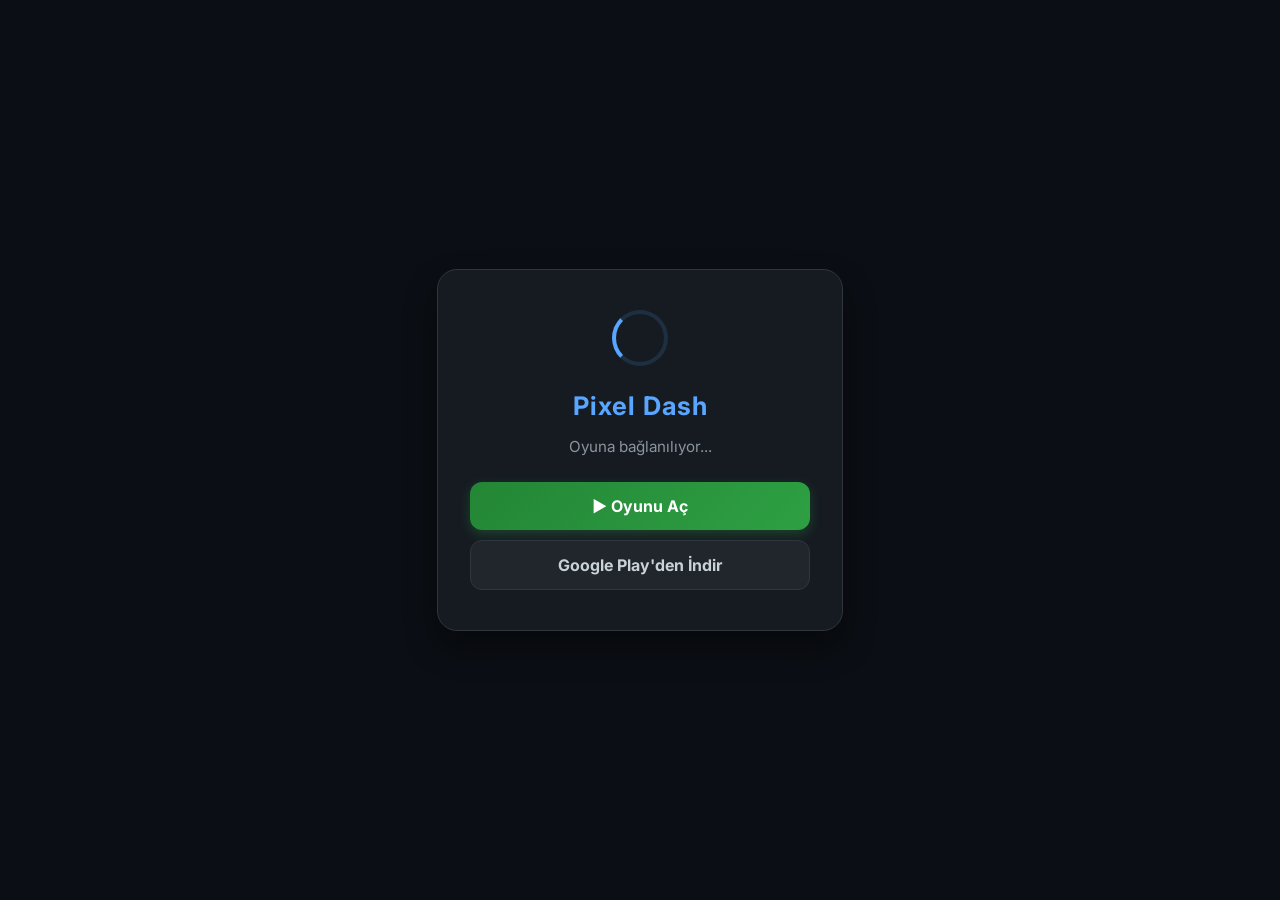
<file: pixeldash/index.html>
﻿<!DOCTYPE html>
<html lang="en">

<head>
    <meta charset="UTF-8">
    <meta name="viewport" content="width=device-width, initial-scale=1.0">
    <title>Pixel Dash - Joining Game...</title>
    <link href="https://fonts.googleapis.com/css2?family=Inter:wght@400;600;700&display=swap" rel="stylesheet">
    <style>
        body {
            font-family: 'Inter', sans-serif;
            display: flex;
            flex-direction: column;
            align-items: center;
            justify-content: center;
            height: 100vh;
            margin: 0;
            background-color: #0b0e14;
            color: #ffffff;
        }

        .container {
            text-align: center;
            padding: 2.5rem 2rem;
            background: #161b22;
            border: 1px solid #30363d;
            border-radius: 20px;
            box-shadow: 0 16px 32px rgba(0, 0, 0, 0.4);
            max-width: 90%;
            width: 340px;
        }

        h1 {
            font-size: 1.6rem;
            margin-bottom: 0.4rem;
            font-weight: 700;
            letter-spacing: 1px;
            color: #58a6ff;
        }

        p {
            margin-bottom: 1.5rem;
            color: #8b949e;
            font-size: 0.95rem;
            line-height: 1.4;
        }

        .btn-group {
            display: flex;
            flex-direction: column;
            gap: 10px;
        }

        a.btn {
            display: block;
            text-decoration: none;
            padding: 14px 20px;
            border-radius: 12px;
            font-weight: 700;
            font-size: 1rem;
            transition: transform 0.15s, opacity 0.15s;
        }

        a.btn-primary {
            background: linear-gradient(135deg, #238636, #2ea043);
            color: white;
            box-shadow: 0 4px 12px rgba(46, 160, 67, 0.3);
        }

        a.btn-secondary {
            background: #21262d;
            border: 1px solid #30363d;
            color: #c9d1d9;
        }

        a.btn:active {
            transform: scale(0.97);
        }

        .spinner {
            border: 4px solid rgba(88, 166, 255, 0.15);
            width: 48px;
            height: 48px;
            border-radius: 50%;
            border-left-color: #58a6ff;
            animation: spin 1s cubic-bezier(0.5, 0.1, 0.4, 0.9) infinite;
            margin: 0 auto 1.5rem auto;
        }

        @keyframes spin {
            0% { transform: rotate(0deg); }
            100% { transform: rotate(360deg); }
        }
    </style>
</head>

<body>
    <div class="container">
        <div class="spinner"></div>
        <h1>Pixel Dash</h1>
        <p id="status-text">Oyuna bağlanılıyor...</p>
        <div class="btn-group">
            <a id="open-app-btn" class="btn btn-primary" href="#">▶ Oyunu Aç</a>
            <a id="play-store-link" class="btn btn-secondary" href="https://play.google.com/store/apps/details?id=com.pandlebury.pixeldash">Google Play'den İndir</a>
        </div>
    </div>

    <script>
        const packageId = "com.pandlebury.pixeldash";
        let playStoreUrl = `https://play.google.com/store/apps/details?id=${packageId}`;
        const queryString = window.location.search || "";

        if (queryString && queryString.length > 1) {
            const queryParams = queryString.substring(1);
            playStoreUrl += `&referrer=${encodeURIComponent(queryParams)}`;
        }

        document.getElementById("play-store-link").href = playStoreUrl;

        const isAndroid = /Android/i.test(navigator.userAgent);
        const intentUrl = `intent://iseriomer.github.io/pixeldash/${queryString}#Intent;scheme=https;package=${packageId};S.browser_fallback_url=${encodeURIComponent(playStoreUrl)};end`;
        
        document.getElementById("open-app-btn").href = isAndroid ? intentUrl : playStoreUrl;

        if (isAndroid) {
            window.location.replace(intentUrl);
        } else {
            // On desktop/iOS fallback to Play Store after short pause
            setTimeout(() => {
                window.location.replace(playStoreUrl);
            }, 1200);
        }
    </script>
</body>

</html>
</file>
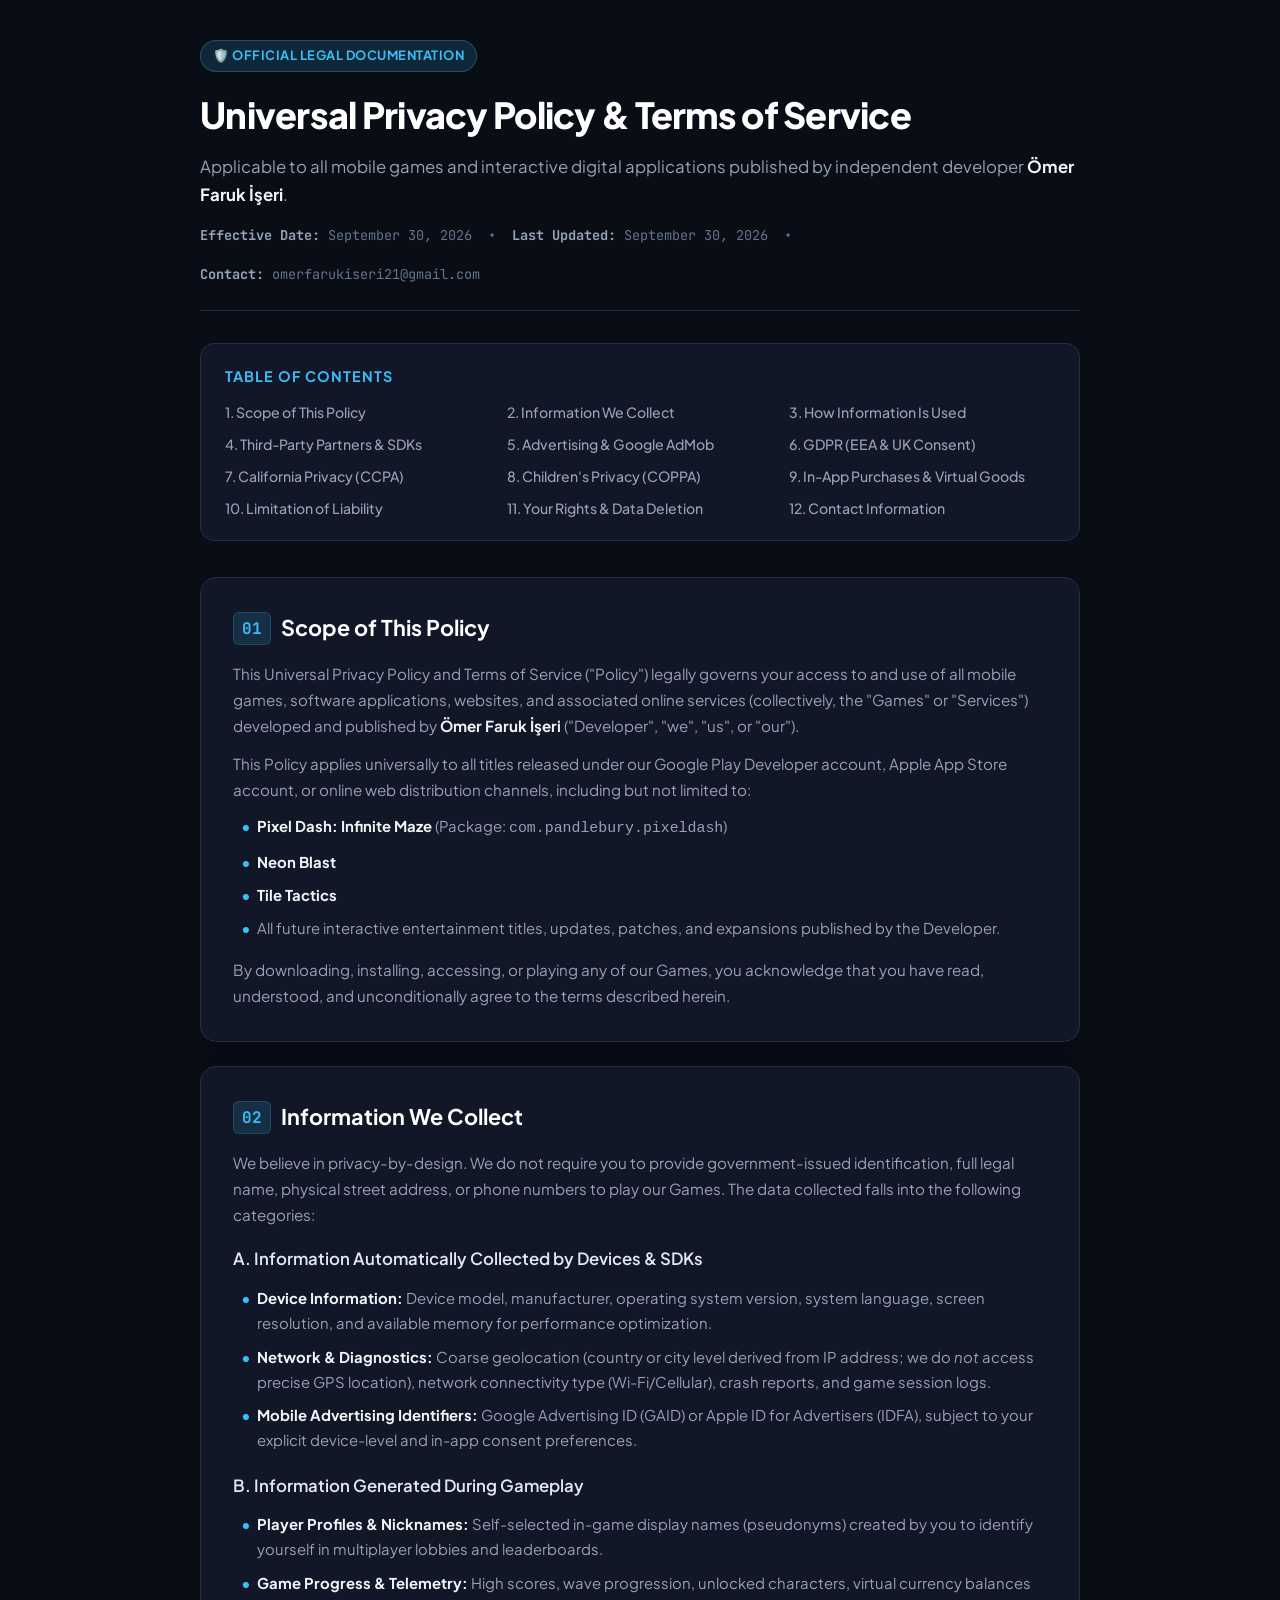
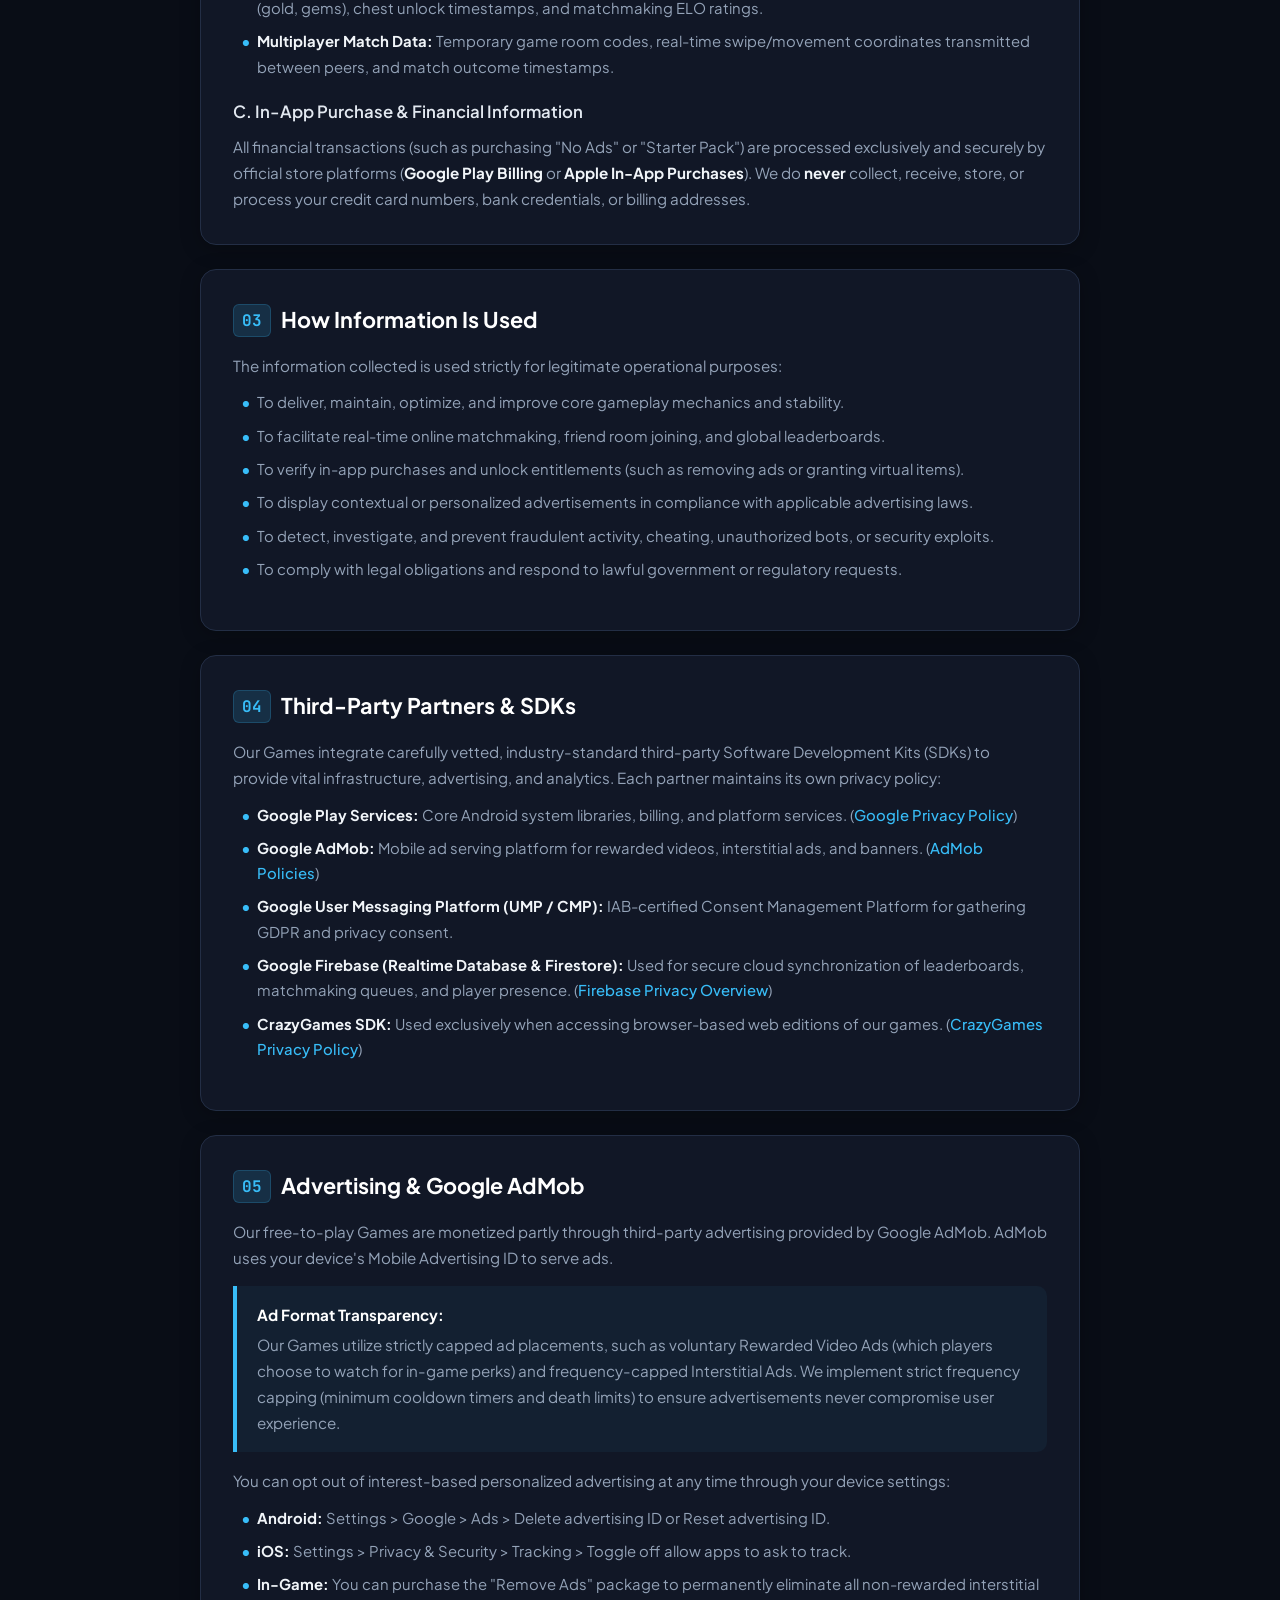
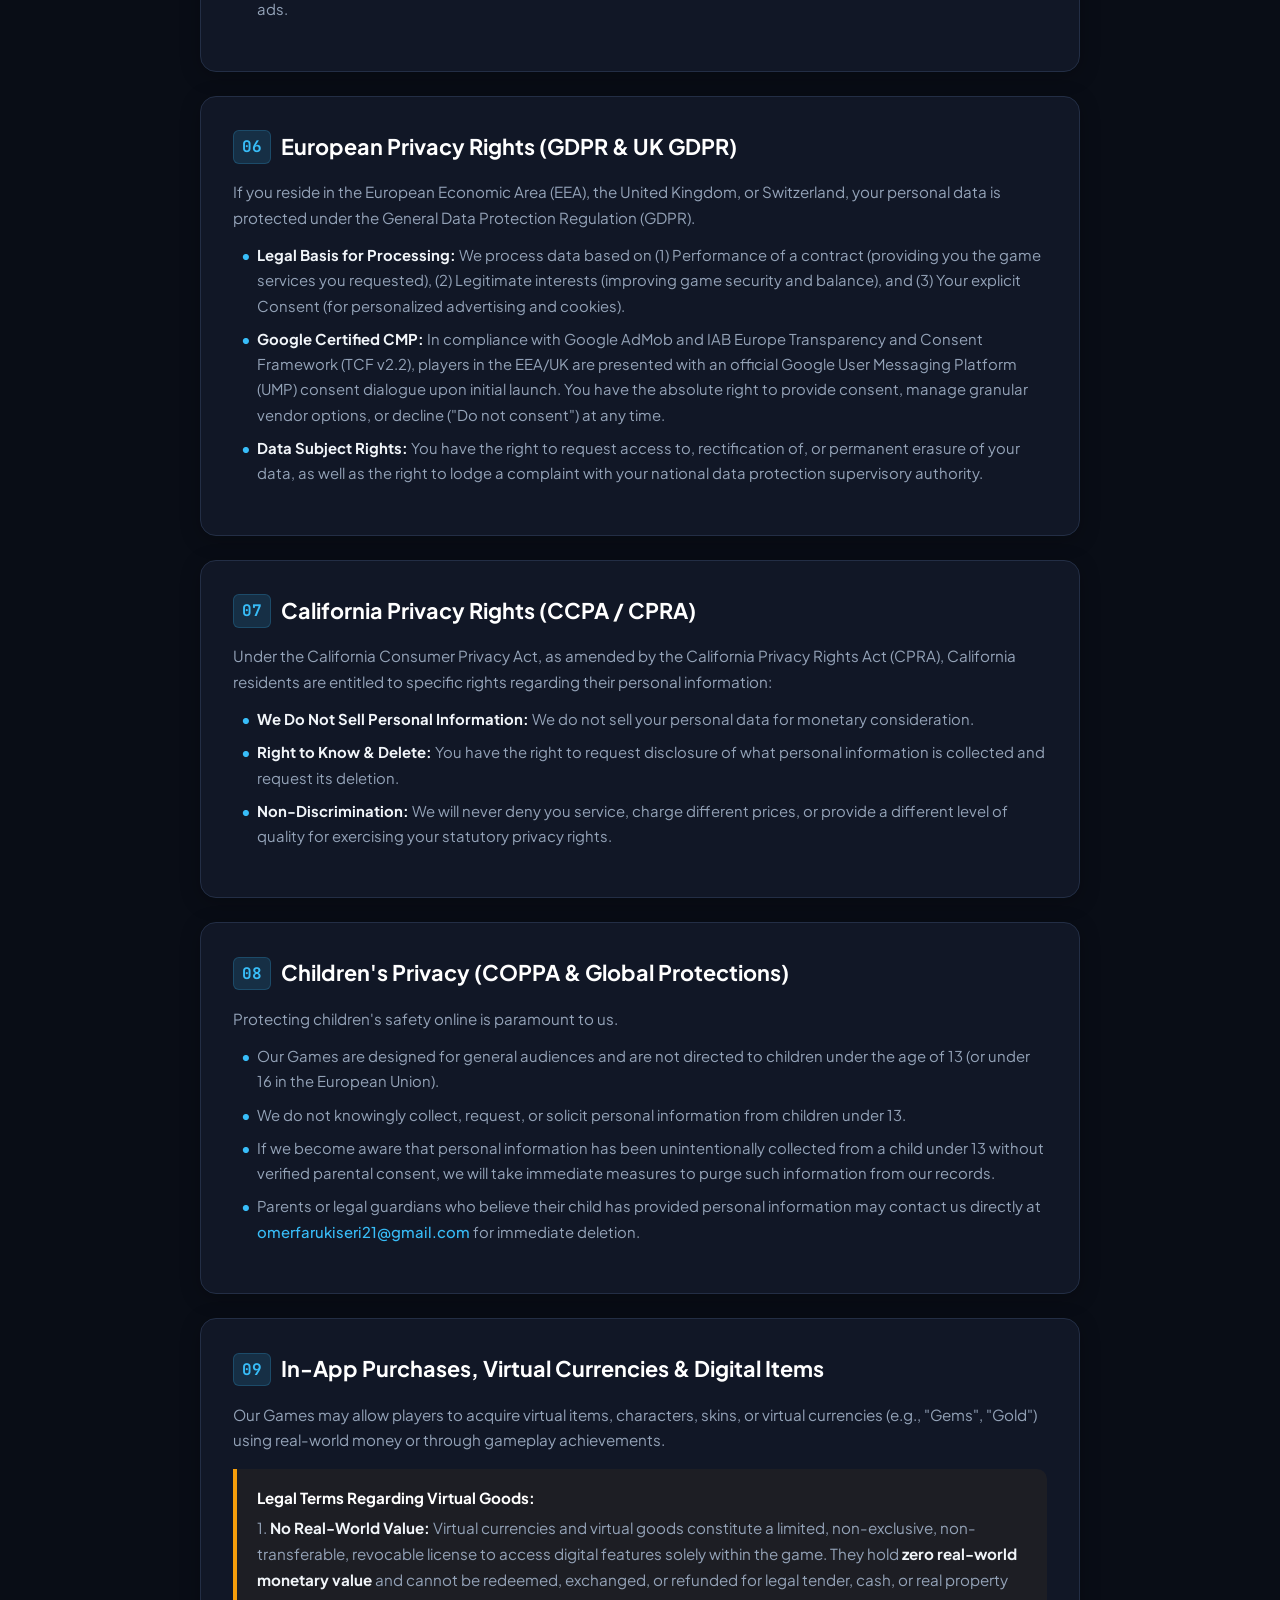
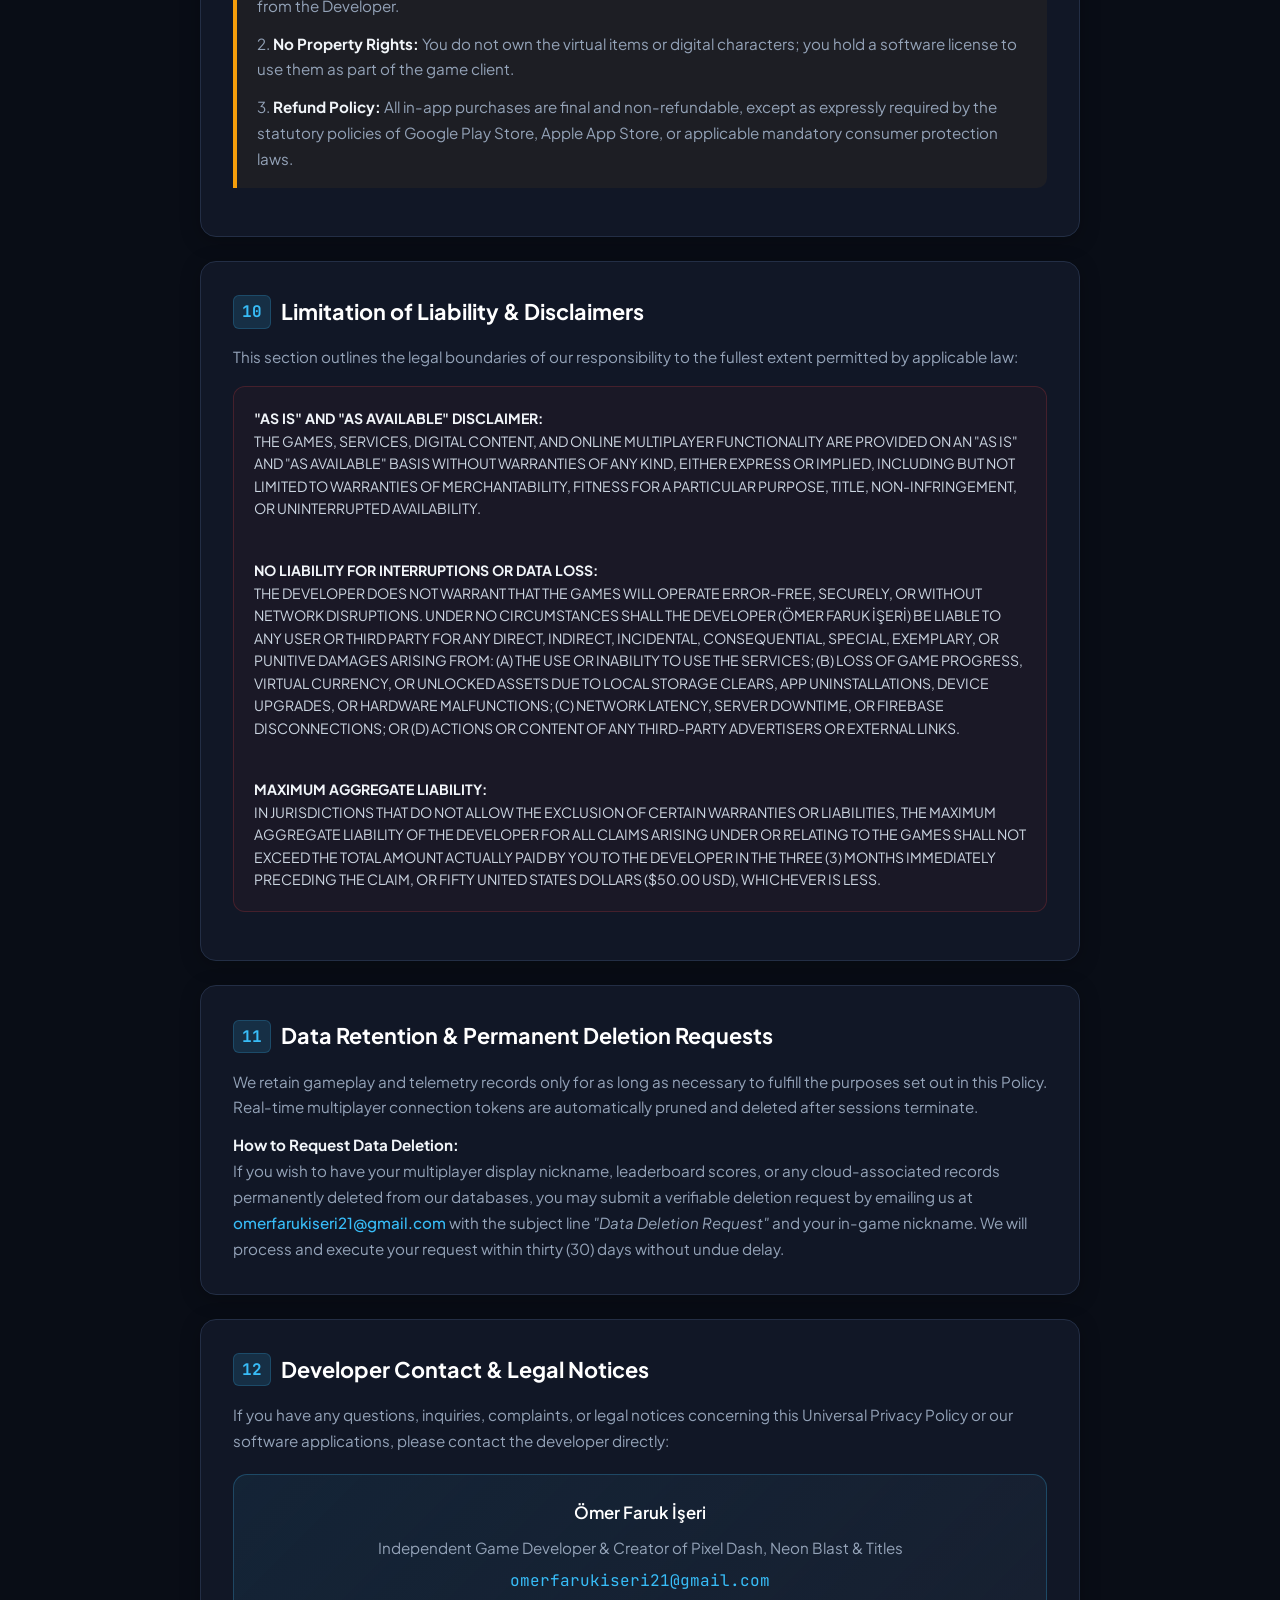
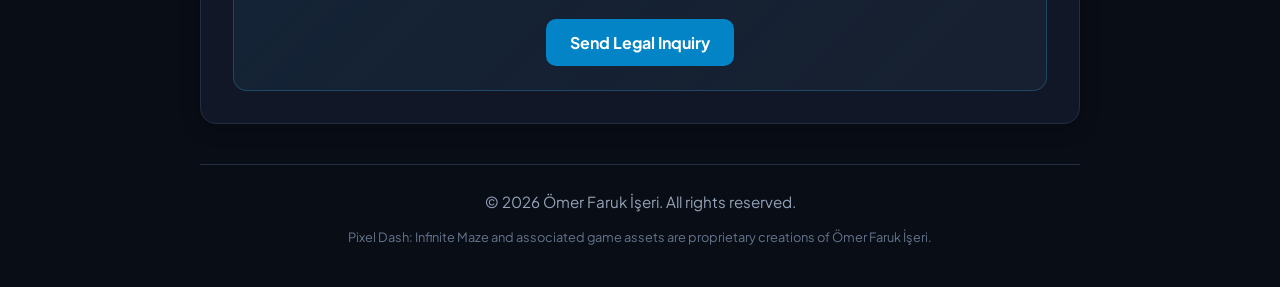
<file: privacy.html>
﻿<!DOCTYPE html>
<html lang="en">
<head>
    <meta charset="UTF-8">
    <meta name="viewport" content="width=device-width, initial-scale=1.0">
    <title>Privacy Policy & Terms of Service - Games by Ömer Faruk İşeri</title>
    <meta name="description" content="Comprehensive Universal Privacy Policy and Terms of Service for all games and applications published by Ömer Faruk İşeri, including Pixel Dash: Infinite Maze and other titles.">
    <link href="https://fonts.googleapis.com/css2?family=Plus+Jakarta+Sans:wght@400;500;600;700;800&family=JetBrains+Mono:wght@400;500&display=swap" rel="stylesheet">
    <style>
        :root {
            --bg: #090d16;
            --surface: #111726;
            --surface-hover: #172033;
            --border: #232e45;
            --border-highlight: #3b82f6;
            --text-primary: #f1f5f9;
            --text-secondary: #94a3b8;
            --text-muted: #64748b;
            --accent: #38bdf8;
            --accent-glow: rgba(56, 189, 248, 0.15);
            --success: #10b981;
            --warning: #f59e0b;
        }

        * {
            box-sizing: border-box;
            margin: 0;
            padding: 0;
        }

        body {
            font-family: 'Plus Jakarta Sans', -apple-system, BlinkMacSystemFont, "Segoe UI", Roboto, sans-serif;
            background-color: var(--bg);
            color: var(--text-primary);
            line-height: 1.7;
            padding: 40px 16px;
            -webkit-font-smoothing: antialiased;
        }

        .wrapper {
            max-width: 880px;
            margin: 0 auto;
        }

        /* Top Header */
        header {
            margin-bottom: 32px;
            padding-bottom: 24px;
            border-bottom: 1px solid var(--border);
        }

        .badge-pill {
            display: inline-flex;
            align-items: center;
            gap: 6px;
            background: var(--accent-glow);
            border: 1px solid rgba(56, 189, 248, 0.3);
            color: var(--accent);
            padding: 4px 12px;
            border-radius: 9999px;
            font-size: 0.8rem;
            font-weight: 700;
            letter-spacing: 0.5px;
            text-transform: uppercase;
            margin-bottom: 12px;
        }

        h1 {
            font-size: 2.25rem;
            font-weight: 800;
            letter-spacing: -0.02em;
            color: #ffffff;
            margin-bottom: 8px;
        }

        .subtitle {
            font-size: 1.05rem;
            color: var(--text-secondary);
        }

        .meta-bar {
            display: flex;
            flex-wrap: wrap;
            align-items: center;
            gap: 16px;
            margin-top: 14px;
            font-size: 0.85rem;
            color: var(--text-muted);
            font-family: 'JetBrains Mono', monospace;
        }

        .meta-bar span strong {
            color: var(--text-secondary);
        }

        /* Quick Navigator Box */
        .toc-box {
            background: var(--surface);
            border: 1px solid var(--border);
            border-radius: 14px;
            padding: 20px 24px;
            margin-bottom: 36px;
        }

        .toc-title {
            font-size: 0.9rem;
            font-weight: 700;
            color: var(--accent);
            text-transform: uppercase;
            letter-spacing: 1px;
            margin-bottom: 12px;
        }

        .toc-grid {
            display: grid;
            grid-template-columns: repeat(auto-fit, minmax(220px, 1fr));
            gap: 8px 16px;
        }

        .toc-link {
            color: var(--text-secondary);
            text-decoration: none;
            font-size: 0.88rem;
            transition: color 0.15s;
        }

        .toc-link:hover {
            color: var(--accent);
            text-decoration: underline;
        }

        /* Card Section */
        .policy-card {
            background: var(--surface);
            border: 1px solid var(--border);
            border-radius: 16px;
            padding: 32px;
            margin-bottom: 24px;
            box-shadow: 0 4px 20px rgba(0, 0, 0, 0.25);
        }

        h2 {
            font-size: 1.35rem;
            font-weight: 700;
            color: #ffffff;
            margin-bottom: 14px;
            display: flex;
            align-items: center;
            gap: 10px;
        }

        h2 .sec-num {
            font-family: 'JetBrains Mono', monospace;
            color: var(--accent);
            font-size: 1rem;
            background: var(--accent-glow);
            padding: 2px 8px;
            border-radius: 6px;
            border: 1px solid rgba(56, 189, 248, 0.2);
        }

        h3 {
            font-size: 1.05rem;
            font-weight: 600;
            color: #e2e8f0;
            margin: 18px 0 8px 0;
        }

        p {
            color: var(--text-secondary);
            font-size: 0.95rem;
            margin-bottom: 12px;
        }

        p:last-child {
            margin-bottom: 0;
        }

        ul {
            list-style: none;
            padding-left: 0;
            margin: 12px 0 16px 0;
        }

        li {
            position: relative;
            padding-left: 24px;
            color: var(--text-secondary);
            font-size: 0.93rem;
            margin-bottom: 8px;
        }

        li::before {
            content: "•";
            position: absolute;
            left: 8px;
            color: var(--accent);
            font-weight: bold;
        }

        strong {
            color: var(--text-primary);
        }

        a {
            color: var(--accent);
            text-decoration: none;
            font-weight: 500;
        }

        a:hover {
            text-decoration: underline;
        }

        /* Callout alert box */
        .callout {
            background: rgba(56, 189, 248, 0.05);
            border-left: 4px solid var(--accent);
            padding: 16px 20px;
            border-radius: 0 10px 10px 0;
            margin: 16px 0;
        }

        .callout-warning {
            background: rgba(245, 158, 11, 0.05);
            border-left-color: var(--warning);
        }

        .callout-title {
            font-weight: 700;
            color: #ffffff;
            font-size: 0.95rem;
            margin-bottom: 4px;
        }

        /* Disclaimer specific */
        .disclaimer-box {
            background: rgba(239, 68, 68, 0.04);
            border: 1px solid rgba(239, 68, 68, 0.2);
            border-radius: 12px;
            padding: 20px;
            margin: 16px 0;
        }

        .disclaimer-box p {
            color: #cbd5e1;
            font-size: 0.88rem;
            line-height: 1.6;
        }

        /* Footer */
        footer {
            margin-top: 40px;
            padding-top: 24px;
            border-top: 1px solid var(--border);
            text-align: center;
            color: var(--text-muted);
            font-size: 0.85rem;
        }

        .contact-card {
            background: linear-gradient(135deg, rgba(56, 189, 248, 0.08), rgba(30, 41, 59, 0.5));
            border: 1px solid rgba(56, 189, 248, 0.25);
            border-radius: 14px;
            padding: 24px;
            text-align: center;
            margin-top: 20px;
        }

        .contact-btn {
            display: inline-block;
            background: #0284c7;
            color: #ffffff;
            font-weight: 700;
            padding: 10px 24px;
            border-radius: 10px;
            text-decoration: none;
            margin-top: 12px;
            transition: background 0.15s, transform 0.1s;
        }

        .contact-btn:hover {
            background: #0369a1;
            text-decoration: none;
            transform: translateY(-1px);
        }

        @media (max-width: 640px) {
            h1 { font-size: 1.75rem; }
            .policy-card { padding: 20px; }
        }
    </style>
</head>
<body>

<div class="wrapper">

    <!-- Header -->
    <header>
        <div class="badge-pill">🛡️ Official Legal Documentation</div>
        <h1>Universal Privacy Policy &amp; Terms of Service</h1>
        <p class="subtitle">Applicable to all mobile games and interactive digital applications published by independent developer <strong>Ömer Faruk İşeri</strong>.</p>
        <div class="meta-bar">
            <span><strong>Effective Date:</strong> September 30, 2026</span>
            <span>•</span>
            <span><strong>Last Updated:</strong> September 30, 2026</span>
            <span>•</span>
            <span><strong>Contact:</strong> omerfarukiseri21@gmail.com</span>
        </div>
    </header>

    <!-- Navigation -->
    <div class="toc-box">
        <div class="toc-title">Table of Contents</div>
        <div class="toc-grid">
            <a class="toc-link" href="#sec-scope">1. Scope of This Policy</a>
            <a class="toc-link" href="#sec-data">2. Information We Collect</a>
            <a class="toc-link" href="#sec-use">3. How Information Is Used</a>
            <a class="toc-link" href="#sec-thirdparty">4. Third-Party Partners &amp; SDKs</a>
            <a class="toc-link" href="#sec-ads">5. Advertising &amp; Google AdMob</a>
            <a class="toc-link" href="#sec-gdpr">6. GDPR (EEA &amp; UK Consent)</a>
            <a class="toc-link" href="#sec-ccpa">7. California Privacy (CCPA)</a>
            <a class="toc-link" href="#sec-coppa">8. Children's Privacy (COPPA)</a>
            <a class="toc-link" href="#sec-iap">9. In-App Purchases &amp; Virtual Goods</a>
            <a class="toc-link" href="#sec-liability">10. Limitation of Liability</a>
            <a class="toc-link" href="#sec-rights">11. Your Rights &amp; Data Deletion</a>
            <a class="toc-link" href="#sec-contact">12. Contact Information</a>
        </div>
    </div>

    <!-- Section 1 -->
    <div class="policy-card" id="sec-scope">
        <h2><span class="sec-num">01</span> Scope of This Policy</h2>
        <p>This Universal Privacy Policy and Terms of Service ("Policy") legally governs your access to and use of all mobile games, software applications, websites, and associated online services (collectively, the "Games" or "Services") developed and published by <strong>Ömer Faruk İşeri</strong> ("Developer", "we", "us", or "our").</p>
        <p>This Policy applies universally to all titles released under our Google Play Developer account, Apple App Store account, or online web distribution channels, including but not limited to:</p>
        <ul>
            <li><strong>Pixel Dash: Infinite Maze</strong> (Package: <code>com.pandlebury.pixeldash</code>)</li>
            <li><strong>Neon Blast</strong></li>
            <li><strong>Tile Tactics</strong></li>
            <li>All future interactive entertainment titles, updates, patches, and expansions published by the Developer.</li>
        </ul>
        <p>By downloading, installing, accessing, or playing any of our Games, you acknowledge that you have read, understood, and unconditionally agree to the terms described herein.</p>
    </div>

    <!-- Section 2 -->
    <div class="policy-card" id="sec-data">
        <h2><span class="sec-num">02</span> Information We Collect</h2>
        <p>We believe in privacy-by-design. We do not require you to provide government-issued identification, full legal name, physical street address, or phone numbers to play our Games. The data collected falls into the following categories:</p>

        <h3>A. Information Automatically Collected by Devices &amp; SDKs</h3>
        <ul>
            <li><strong>Device Information:</strong> Device model, manufacturer, operating system version, system language, screen resolution, and available memory for performance optimization.</li>
            <li><strong>Network &amp; Diagnostics:</strong> Coarse geolocation (country or city level derived from IP address; we do <em>not</em> access precise GPS location), network connectivity type (Wi-Fi/Cellular), crash reports, and game session logs.</li>
            <li><strong>Mobile Advertising Identifiers:</strong> Google Advertising ID (GAID) or Apple ID for Advertisers (IDFA), subject to your explicit device-level and in-app consent preferences.</li>
        </ul>

        <h3>B. Information Generated During Gameplay</h3>
        <ul>
            <li><strong>Player Profiles &amp; Nicknames:</strong> Self-selected in-game display names (pseudonyms) created by you to identify yourself in multiplayer lobbies and leaderboards.</li>
            <li><strong>Game Progress &amp; Telemetry:</strong> High scores, wave progression, unlocked characters, virtual currency balances (gold, gems), chest unlock timestamps, and matchmaking ELO ratings.</li>
            <li><strong>Multiplayer Match Data:</strong> Temporary game room codes, real-time swipe/movement coordinates transmitted between peers, and match outcome timestamps.</li>
        </ul>

        <h3>C. In-App Purchase &amp; Financial Information</h3>
        <p>All financial transactions (such as purchasing "No Ads" or "Starter Pack") are processed exclusively and securely by official store platforms (<strong>Google Play Billing</strong> or <strong>Apple In-App Purchases</strong>). We do <strong>never</strong> collect, receive, store, or process your credit card numbers, bank credentials, or billing addresses.</p>
    </div>

    <!-- Section 3 -->
    <div class="policy-card" id="sec-use">
        <h2><span class="sec-num">03</span> How Information Is Used</h2>
        <p>The information collected is used strictly for legitimate operational purposes:</p>
        <ul>
            <li>To deliver, maintain, optimize, and improve core gameplay mechanics and stability.</li>
            <li>To facilitate real-time online matchmaking, friend room joining, and global leaderboards.</li>
            <li>To verify in-app purchases and unlock entitlements (such as removing ads or granting virtual items).</li>
            <li>To display contextual or personalized advertisements in compliance with applicable advertising laws.</li>
            <li>To detect, investigate, and prevent fraudulent activity, cheating, unauthorized bots, or security exploits.</li>
            <li>To comply with legal obligations and respond to lawful government or regulatory requests.</li>
        </ul>
    </div>

    <!-- Section 4 -->
    <div class="policy-card" id="sec-thirdparty">
        <h2><span class="sec-num">04</span> Third-Party Partners &amp; SDKs</h2>
        <p>Our Games integrate carefully vetted, industry-standard third-party Software Development Kits (SDKs) to provide vital infrastructure, advertising, and analytics. Each partner maintains its own privacy policy:</p>
        <ul>
            <li><strong>Google Play Services:</strong> Core Android system libraries, billing, and platform services. (<a href="https://policies.google.com/privacy" target="_blank" rel="noopener">Google Privacy Policy</a>)</li>
            <li><strong>Google AdMob:</strong> Mobile ad serving platform for rewarded videos, interstitial ads, and banners. (<a href="https://support.google.com/admob/answer/6128543" target="_blank" rel="noopener">AdMob Policies</a>)</li>
            <li><strong>Google User Messaging Platform (UMP / CMP):</strong> IAB-certified Consent Management Platform for gathering GDPR and privacy consent.</li>
            <li><strong>Google Firebase (Realtime Database &amp; Firestore):</strong> Used for secure cloud synchronization of leaderboards, matchmaking queues, and player presence. (<a href="https://firebase.google.com/support/privacy" target="_blank" rel="noopener">Firebase Privacy Overview</a>)</li>
            <li><strong>CrazyGames SDK:</strong> Used exclusively when accessing browser-based web editions of our games. (<a href="https://www.crazygames.com/privacy" target="_blank" rel="noopener">CrazyGames Privacy Policy</a>)</li>
        </ul>
    </div>

    <!-- Section 5 -->
    <div class="policy-card" id="sec-ads">
        <h2><span class="sec-num">05</span> Advertising &amp; Google AdMob</h2>
        <p>Our free-to-play Games are monetized partly through third-party advertising provided by Google AdMob. AdMob uses your device's Mobile Advertising ID to serve ads.</p>
        <div class="callout">
            <div class="callout-title">Ad Format Transparency:</div>
            <p>Our Games utilize strictly capped ad placements, such as voluntary Rewarded Video Ads (which players choose to watch for in-game perks) and frequency-capped Interstitial Ads. We implement strict frequency capping (minimum cooldown timers and death limits) to ensure advertisements never compromise user experience.</p>
        </div>
        <p>You can opt out of interest-based personalized advertising at any time through your device settings:</p>
        <ul>
            <li><strong>Android:</strong> Settings &gt; Google &gt; Ads &gt; Delete advertising ID or Reset advertising ID.</li>
            <li><strong>iOS:</strong> Settings &gt; Privacy &amp; Security &gt; Tracking &gt; Toggle off allow apps to ask to track.</li>
            <li><strong>In-Game:</strong> You can purchase the "Remove Ads" package to permanently eliminate all non-rewarded interstitial ads.</li>
        </ul>
    </div>

    <!-- Section 6 -->
    <div class="policy-card" id="sec-gdpr">
        <h2><span class="sec-num">06</span> European Privacy Rights (GDPR &amp; UK GDPR)</h2>
        <p>If you reside in the European Economic Area (EEA), the United Kingdom, or Switzerland, your personal data is protected under the General Data Protection Regulation (GDPR).</p>
        <ul>
            <li><strong>Legal Basis for Processing:</strong> We process data based on (1) Performance of a contract (providing you the game services you requested), (2) Legitimate interests (improving game security and balance), and (3) Your explicit Consent (for personalized advertising and cookies).</li>
            <li><strong>Google Certified CMP:</strong> In compliance with Google AdMob and IAB Europe Transparency and Consent Framework (TCF v2.2), players in the EEA/UK are presented with an official Google User Messaging Platform (UMP) consent dialogue upon initial launch. You have the absolute right to provide consent, manage granular vendor options, or decline ("Do not consent") at any time.</li>
            <li><strong>Data Subject Rights:</strong> You have the right to request access to, rectification of, or permanent erasure of your data, as well as the right to lodge a complaint with your national data protection supervisory authority.</li>
        </ul>
    </div>

    <!-- Section 7 -->
    <div class="policy-card" id="sec-ccpa">
        <h2><span class="sec-num">07</span> California Privacy Rights (CCPA / CPRA)</h2>
        <p>Under the California Consumer Privacy Act, as amended by the California Privacy Rights Act (CPRA), California residents are entitled to specific rights regarding their personal information:</p>
        <ul>
            <li><strong>We Do Not Sell Personal Information:</strong> We do not sell your personal data for monetary consideration.</li>
            <li><strong>Right to Know &amp; Delete:</strong> You have the right to request disclosure of what personal information is collected and request its deletion.</li>
            <li><strong>Non-Discrimination:</strong> We will never deny you service, charge different prices, or provide a different level of quality for exercising your statutory privacy rights.</li>
        </ul>
    </div>

    <!-- Section 8 -->
    <div class="policy-card" id="sec-coppa">
        <h2><span class="sec-num">08</span> Children's Privacy (COPPA &amp; Global Protections)</h2>
        <p>Protecting children's safety online is paramount to us.</p>
        <ul>
            <li>Our Games are designed for general audiences and are not directed to children under the age of 13 (or under 16 in the European Union).</li>
            <li>We do not knowingly collect, request, or solicit personal information from children under 13.</li>
            <li>If we become aware that personal information has been unintentionally collected from a child under 13 without verified parental consent, we will take immediate measures to purge such information from our records.</li>
            <li>Parents or legal guardians who believe their child has provided personal information may contact us directly at <a href="mailto:omerfarukiseri21@gmail.com">omerfarukiseri21@gmail.com</a> for immediate deletion.</li>
        </ul>
    </div>

    <!-- Section 9 -->
    <div class="policy-card" id="sec-iap">
        <h2><span class="sec-num">09</span> In-App Purchases, Virtual Currencies &amp; Digital Items</h2>
        <p>Our Games may allow players to acquire virtual items, characters, skins, or virtual currencies (e.g., "Gems", "Gold") using real-world money or through gameplay achievements.</p>
        <div class="callout callout-warning">
            <div class="callout-title">Legal Terms Regarding Virtual Goods:</div>
            <p>1. <strong>No Real-World Value:</strong> Virtual currencies and virtual goods constitute a limited, non-exclusive, non-transferable, revocable license to access digital features solely within the game. They hold <strong>zero real-world monetary value</strong> and cannot be redeemed, exchanged, or refunded for legal tender, cash, or real property from the Developer.</p>
            <p>2. <strong>No Property Rights:</strong> You do not own the virtual items or digital characters; you hold a software license to use them as part of the game client.</p>
            <p>3. <strong>Refund Policy:</strong> All in-app purchases are final and non-refundable, except as expressly required by the statutory policies of Google Play Store, Apple App Store, or applicable mandatory consumer protection laws.</p>
        </div>
    </div>

    <!-- Section 10 -->
    <div class="policy-card" id="sec-liability">
        <h2><span class="sec-num">10</span> Limitation of Liability &amp; Disclaimers</h2>
        <p>This section outlines the legal boundaries of our responsibility to the fullest extent permitted by applicable law:</p>

        <div class="disclaimer-box">
            <p><strong>"AS IS" AND "AS AVAILABLE" DISCLAIMER:</strong><br>
            THE GAMES, SERVICES, DIGITAL CONTENT, AND ONLINE MULTIPLAYER FUNCTIONALITY ARE PROVIDED ON AN "AS IS" AND "AS AVAILABLE" BASIS WITHOUT WARRANTIES OF ANY KIND, EITHER EXPRESS OR IMPLIED, INCLUDING BUT NOT LIMITED TO WARRANTIES OF MERCHANTABILITY, FITNESS FOR A PARTICULAR PURPOSE, TITLE, NON-INFRINGEMENT, OR UNINTERRUPTED AVAILABILITY.</p>
            <br>
            <p><strong>NO LIABILITY FOR INTERRUPTIONS OR DATA LOSS:</strong><br>
            THE DEVELOPER DOES NOT WARRANT THAT THE GAMES WILL OPERATE ERROR-FREE, SECURELY, OR WITHOUT NETWORK DISRUPTIONS. UNDER NO CIRCUMSTANCES SHALL THE DEVELOPER (ÖMER FARUK İŞERİ) BE LIABLE TO ANY USER OR THIRD PARTY FOR ANY DIRECT, INDIRECT, INCIDENTAL, CONSEQUENTIAL, SPECIAL, EXEMPLARY, OR PUNITIVE DAMAGES ARISING FROM: (A) THE USE OR INABILITY TO USE THE SERVICES; (B) LOSS OF GAME PROGRESS, VIRTUAL CURRENCY, OR UNLOCKED ASSETS DUE TO LOCAL STORAGE CLEARS, APP UNINSTALLATIONS, DEVICE UPGRADES, OR HARDWARE MALFUNCTIONS; (C) NETWORK LATENCY, SERVER DOWNTIME, OR FIREBASE DISCONNECTIONS; OR (D) ACTIONS OR CONTENT OF ANY THIRD-PARTY ADVERTISERS OR EXTERNAL LINKS.</p>
            <br>
            <p><strong>MAXIMUM AGGREGATE LIABILITY:</strong><br>
            IN JURISDICTIONS THAT DO NOT ALLOW THE EXCLUSION OF CERTAIN WARRANTIES OR LIABILITIES, THE MAXIMUM AGGREGATE LIABILITY OF THE DEVELOPER FOR ALL CLAIMS ARISING UNDER OR RELATING TO THE GAMES SHALL NOT EXCEED THE TOTAL AMOUNT ACTUALLY PAID BY YOU TO THE DEVELOPER IN THE THREE (3) MONTHS IMMEDIATELY PRECEDING THE CLAIM, OR FIFTY UNITED STATES DOLLARS ($50.00 USD), WHICHEVER IS LESS.</p>
        </div>
    </div>

    <!-- Section 11 -->
    <div class="policy-card" id="sec-rights">
        <h2><span class="sec-num">11</span> Data Retention &amp; Permanent Deletion Requests</h2>
        <p>We retain gameplay and telemetry records only for as long as necessary to fulfill the purposes set out in this Policy. Real-time multiplayer connection tokens are automatically pruned and deleted after sessions terminate.</p>
        <p><strong>How to Request Data Deletion:</strong><br>
        If you wish to have your multiplayer display nickname, leaderboard scores, or any cloud-associated records permanently deleted from our databases, you may submit a verifiable deletion request by emailing us at <a href="mailto:omerfarukiseri21@gmail.com">omerfarukiseri21@gmail.com</a> with the subject line <em>"Data Deletion Request"</em> and your in-game nickname. We will process and execute your request within thirty (30) days without undue delay.</p>
    </div>

    <!-- Section 12 -->
    <div class="policy-card" id="sec-contact">
        <h2><span class="sec-num">12</span> Developer Contact &amp; Legal Notices</h2>
        <p>If you have any questions, inquiries, complaints, or legal notices concerning this Universal Privacy Policy or our software applications, please contact the developer directly:</p>

        <div class="contact-card">
            <h3 style="margin-top:0; color:#ffffff;">Ömer Faruk İşeri</h3>
            <p style="margin-bottom:6px;">Independent Game Developer &amp; Creator of Pixel Dash, Neon Blast &amp; Titles</p>
            <p style="font-family:'JetBrains Mono', monospace; font-size:1rem; color:var(--accent);">omerfarukiseri21@gmail.com</p>
            <a class="contact-btn" href="mailto:omerfarukiseri21@gmail.com?subject=Privacy%20Policy%20Inquiry">Send Legal Inquiry</a>
        </div>
    </div>

    <!-- Footer -->
    <footer>
        <p>© 2026 Ömer Faruk İşeri. All rights reserved.</p>
        <p style="margin-top: 4px; font-size: 0.8rem; color: var(--text-muted);">Pixel Dash: Infinite Maze and associated game assets are proprietary creations of Ömer Faruk İşeri.</p>
    </footer>

</div>

</body>
</html>
</file>
